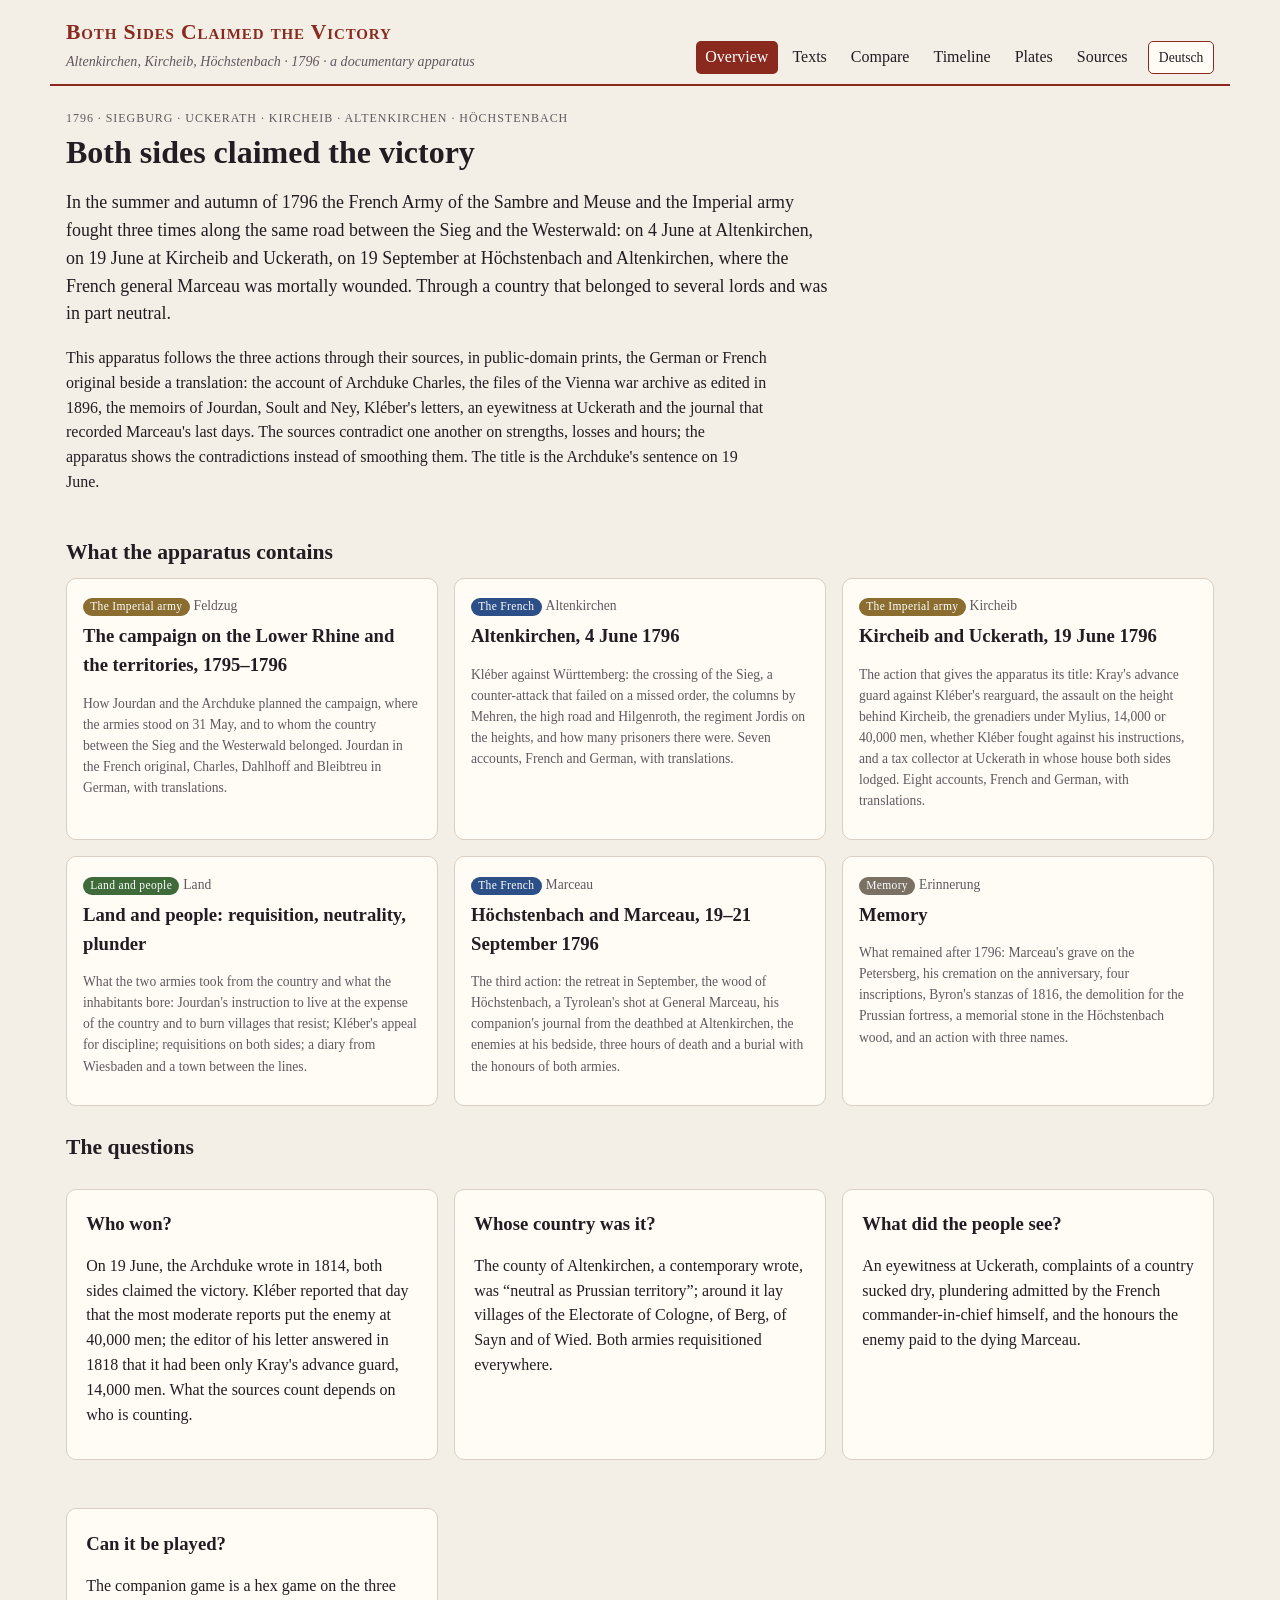
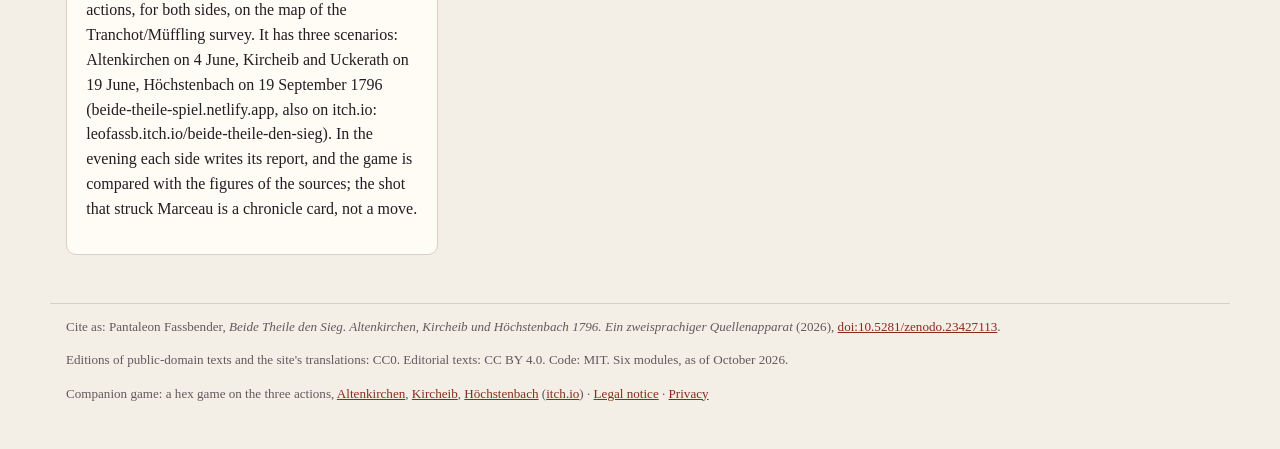
<file: index.html>
<!doctype html>
<html lang="de">
<head>
<meta charset="utf-8">
<meta name="viewport" content="width=device-width, initial-scale=1">
<title>Beide Theile den Sieg</title>
<meta name="description" content="Altenkirchen, Kircheib und Höchstenbach 1796 in ihren Quellen: Erzherzog Carl, die Akten des Kriegsarchivs, Jourdan, Kléber, Soult, Ney, Augenzeugen und das Journal von Marceaus Tod, in gemeinfreien Drucken, das Original neben einer Übersetzung. — Three actions of 1796 between the Sieg and the Westerwald in their sources, originals with German and English translations.">
<meta property="og:type" content="website">
<meta property="og:url" content="https://beide-theile-den-sieg.netlify.app/">
<meta property="og:title" content="Beide Theile den Sieg – Both Sides Claimed the Victory">
<meta property="og:description" content="Drei Gefechte an einer Straße, 1796. Three actions on one road, 1796: Altenkirchen, Kircheib, Höchstenbach, in their sources, German, French and English.">
<link rel="stylesheet" href="style.css">
<link rel="icon" href="data:image/svg+xml,%3Csvg xmlns='http://www.w3.org/2000/svg' viewBox='0 0 32 32'%3E%3Cpath d='M4 26 L28 6' stroke='%232b4f86' stroke-width='3'/%3E%3Cpath d='M4 6 L28 26' stroke='%238a6d2f' stroke-width='3'/%3E%3C/svg%3E">
</head>
<body>
<header class="top">
  <a class="brand" href="#/">
    <strong><span class="i-de">Beide Theile den Sieg</span><span class="i-en">Both Sides Claimed the Victory</span></strong>
    <em><span class="i-de">Altenkirchen, Kircheib, Höchstenbach · 1796 · ein Quellenapparat</span><span class="i-en">Altenkirchen, Kircheib, Höchstenbach · 1796 · a documentary apparatus</span></em>
  </a>
  <nav>
    <a href="#/" data-k="">Übersicht</a>
    <a href="#/texts" data-k="texts">Texte</a>
    <a href="#/compare" id="navCompare" data-k="compare" hidden>Vergleich</a>
    <a href="#/timeline" data-k="timeline">Zeitleiste</a>
    <a href="#/plates" id="navPlates" data-k="plates" hidden>Tafeln</a>
    <a href="#/sources" data-k="sources">Quellen</a>
    <button id="uiBtn" class="uibtn" type="button">English</button>
  </nav>
</header>
<main id="view" aria-live="polite"></main>
<footer>
  <p class="i-de">Zitieren als: Pantaleon Fassbender, <em>Beide Theile den Sieg. Altenkirchen, Kircheib und Höchstenbach 1796. Ein zweisprachiger Quellenapparat</em> (2026), <a href="https://doi.org/10.5281/zenodo.23427113">doi:10.5281/zenodo.23427113</a>.</p>
  <p class="i-en">Cite as: Pantaleon Fassbender, <em>Beide Theile den Sieg. Altenkirchen, Kircheib und Höchstenbach 1796. Ein zweisprachiger Quellenapparat</em> (2026), <a href="https://doi.org/10.5281/zenodo.23427113">doi:10.5281/zenodo.23427113</a>.</p>
  <p class="i-de">Editionen gemeinfreier Texte und die Übersetzungen der Site: CC0. Redaktionelle Texte: CC BY 4.0. Code: MIT. Sechs Module, Stand Oktober 2026.</p>
  <p class="i-en">Editions of public-domain texts and the site's translations: CC0. Editorial texts: CC BY 4.0. Code: MIT. Six modules, as of October 2026.</p>
  <p class="i-de">Begleitspiel: ein Hexspiel über die drei Gefechte, <a href="https://beide-theile-spiel.netlify.app/play.html?s=altenkirchen">Altenkirchen</a>, <a href="https://beide-theile-spiel.netlify.app/play.html?s=kircheib">Kircheib</a>, <a href="https://beide-theile-spiel.netlify.app/play.html?s=hoechstenbach">Höchstenbach</a> (<a href="https://leofassb.itch.io/beide-theile-den-sieg">itch.io</a>) · <a href="legal.html#notice">Impressum</a> · <a href="legal.html#privacy">Datenschutz</a></p>
  <p class="i-en">Companion game: a hex game on the three actions, <a href="https://beide-theile-spiel.netlify.app/play.html?s=altenkirchen">Altenkirchen</a>, <a href="https://beide-theile-spiel.netlify.app/play.html?s=kircheib">Kircheib</a>, <a href="https://beide-theile-spiel.netlify.app/play.html?s=hoechstenbach">Höchstenbach</a> (<a href="https://leofassb.itch.io/beide-theile-den-sieg">itch.io</a>) · <a href="legal.html#notice">Legal notice</a> · <a href="legal.html#privacy">Privacy</a></p>
</footer>
<script src="app.js"></script>
</body>
</html>
</file>
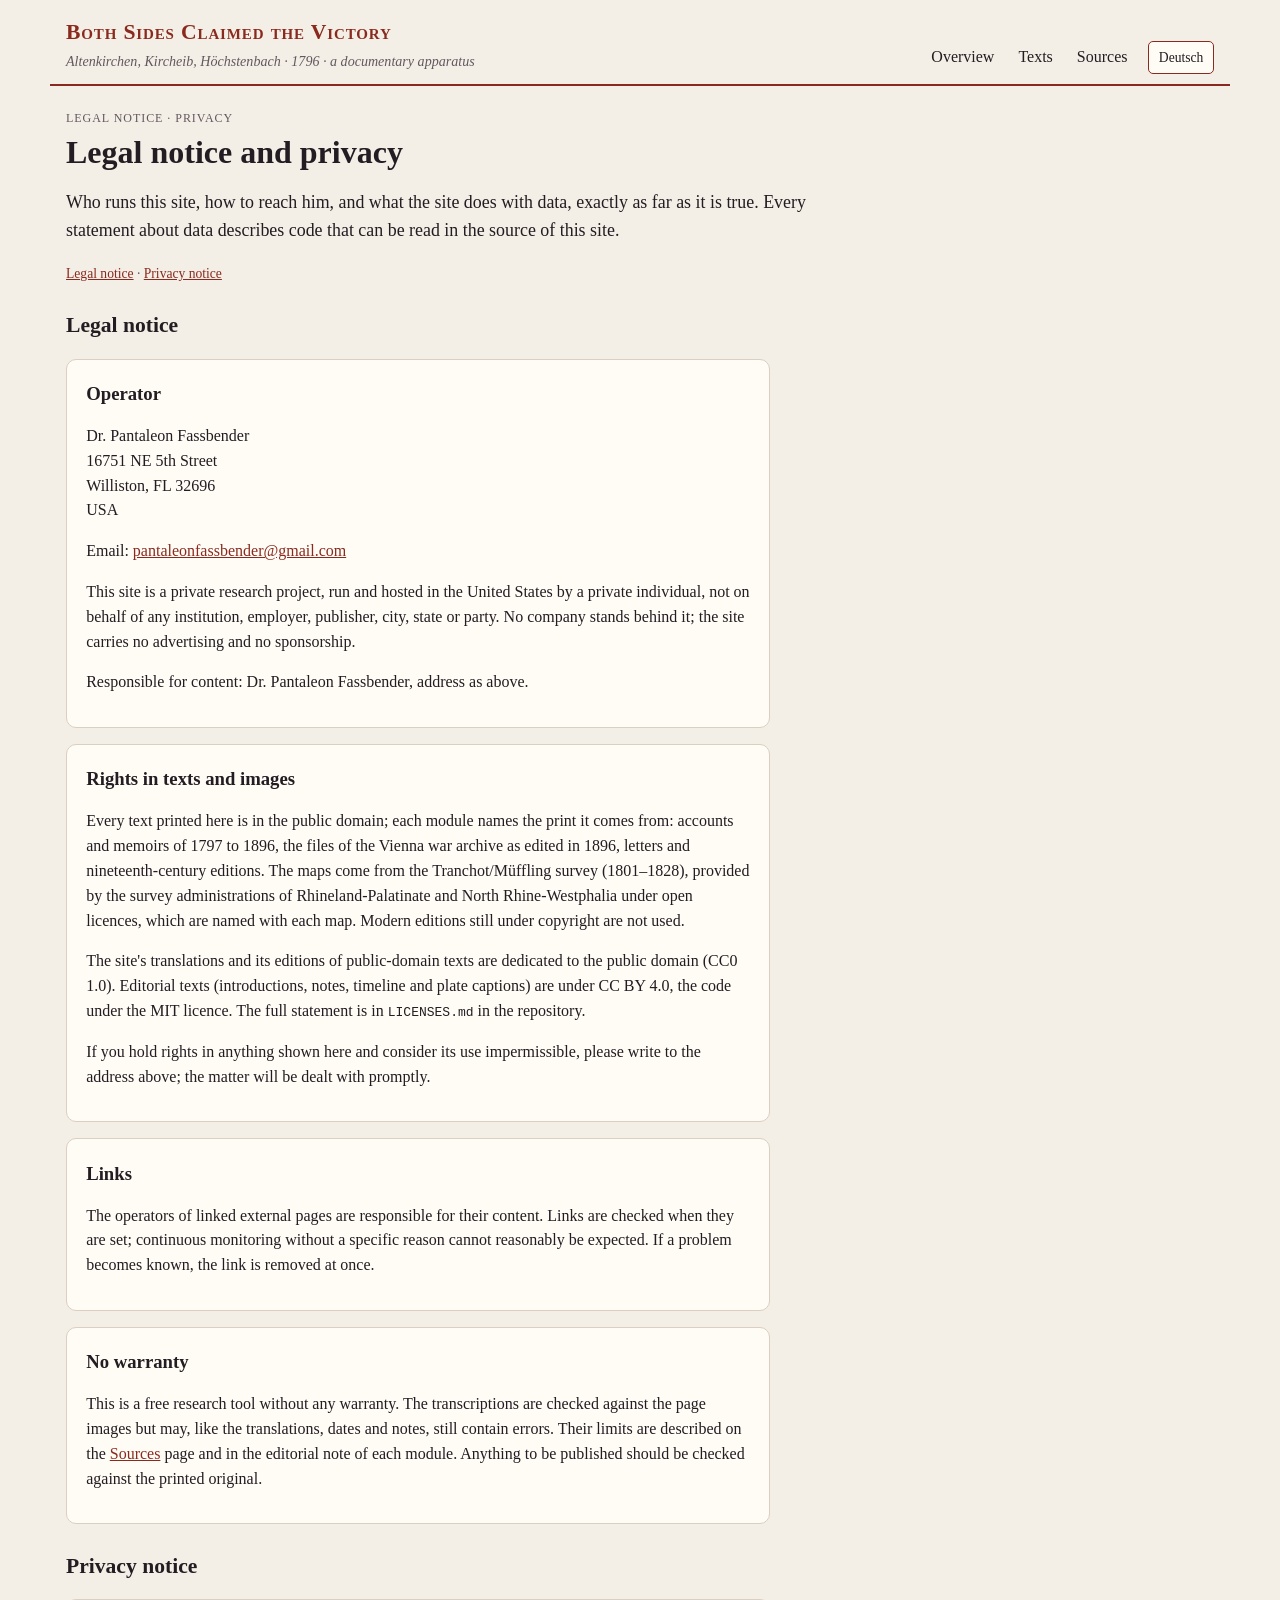
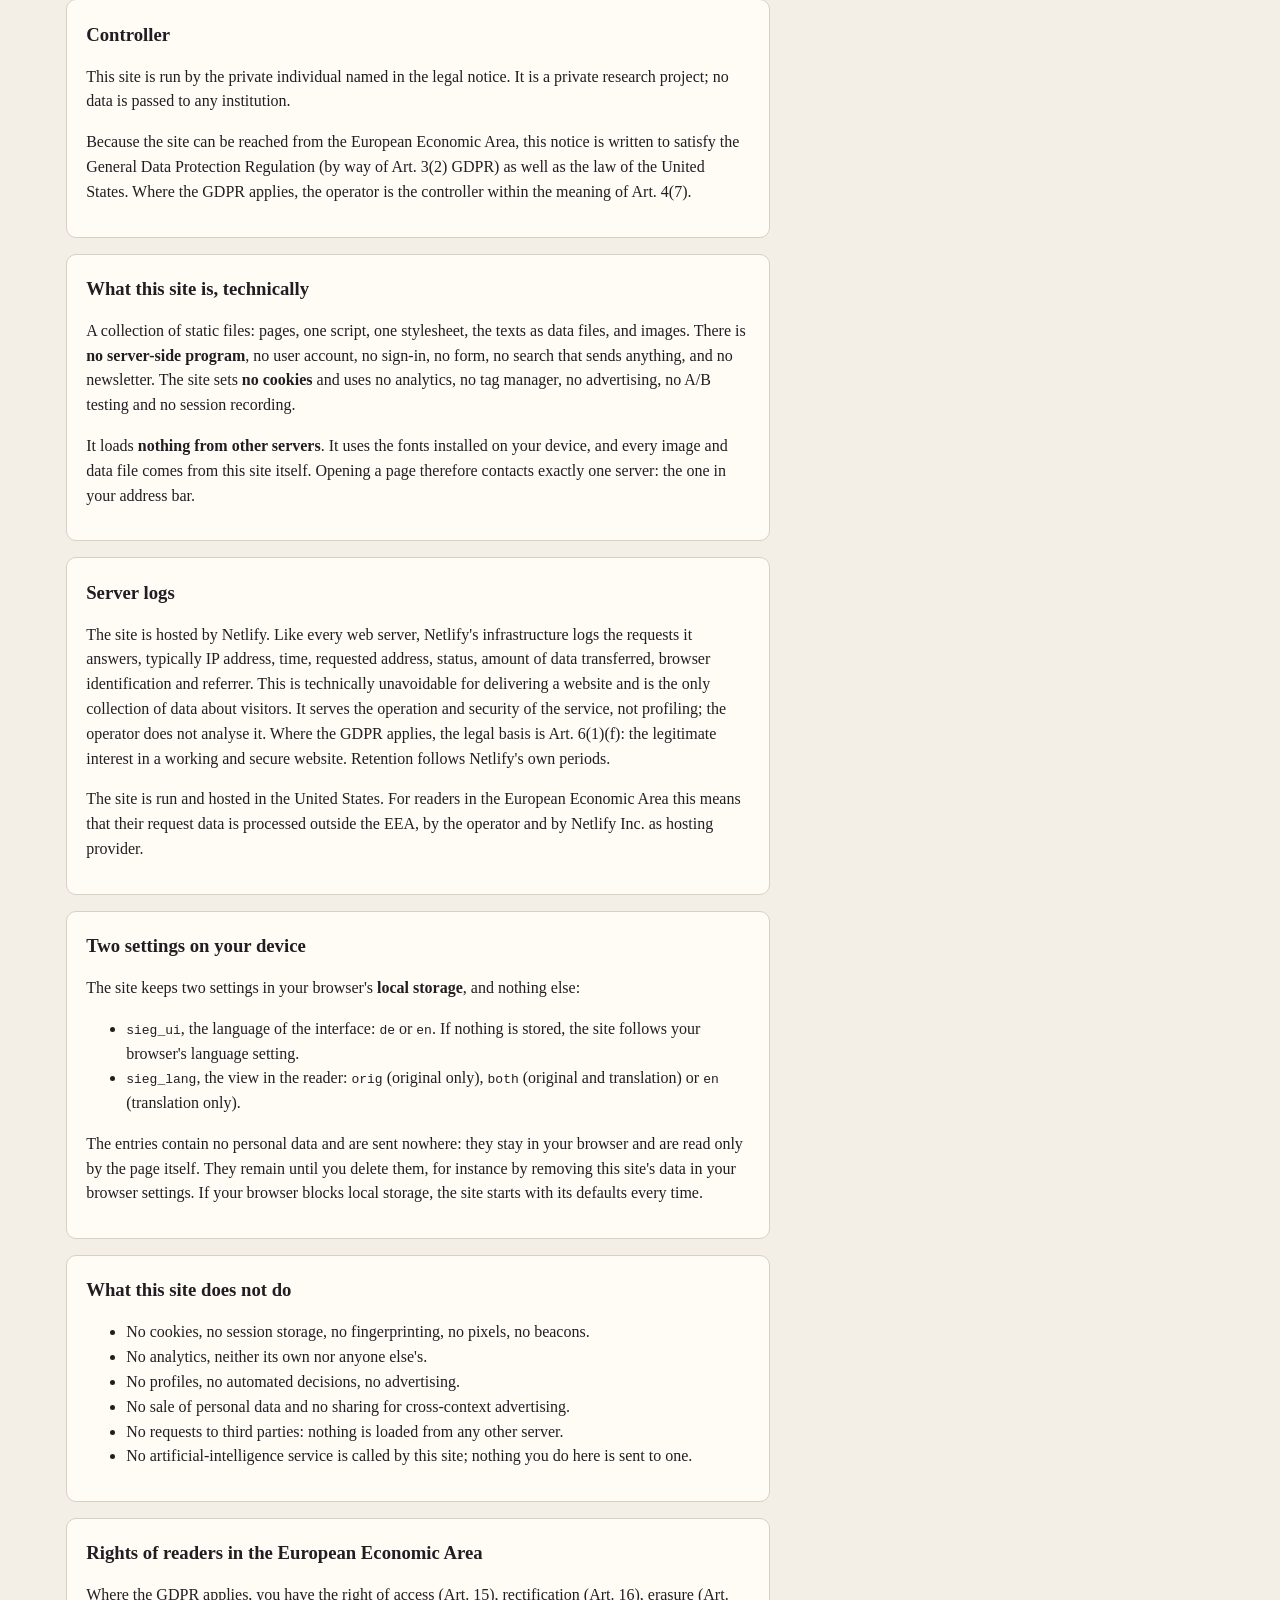
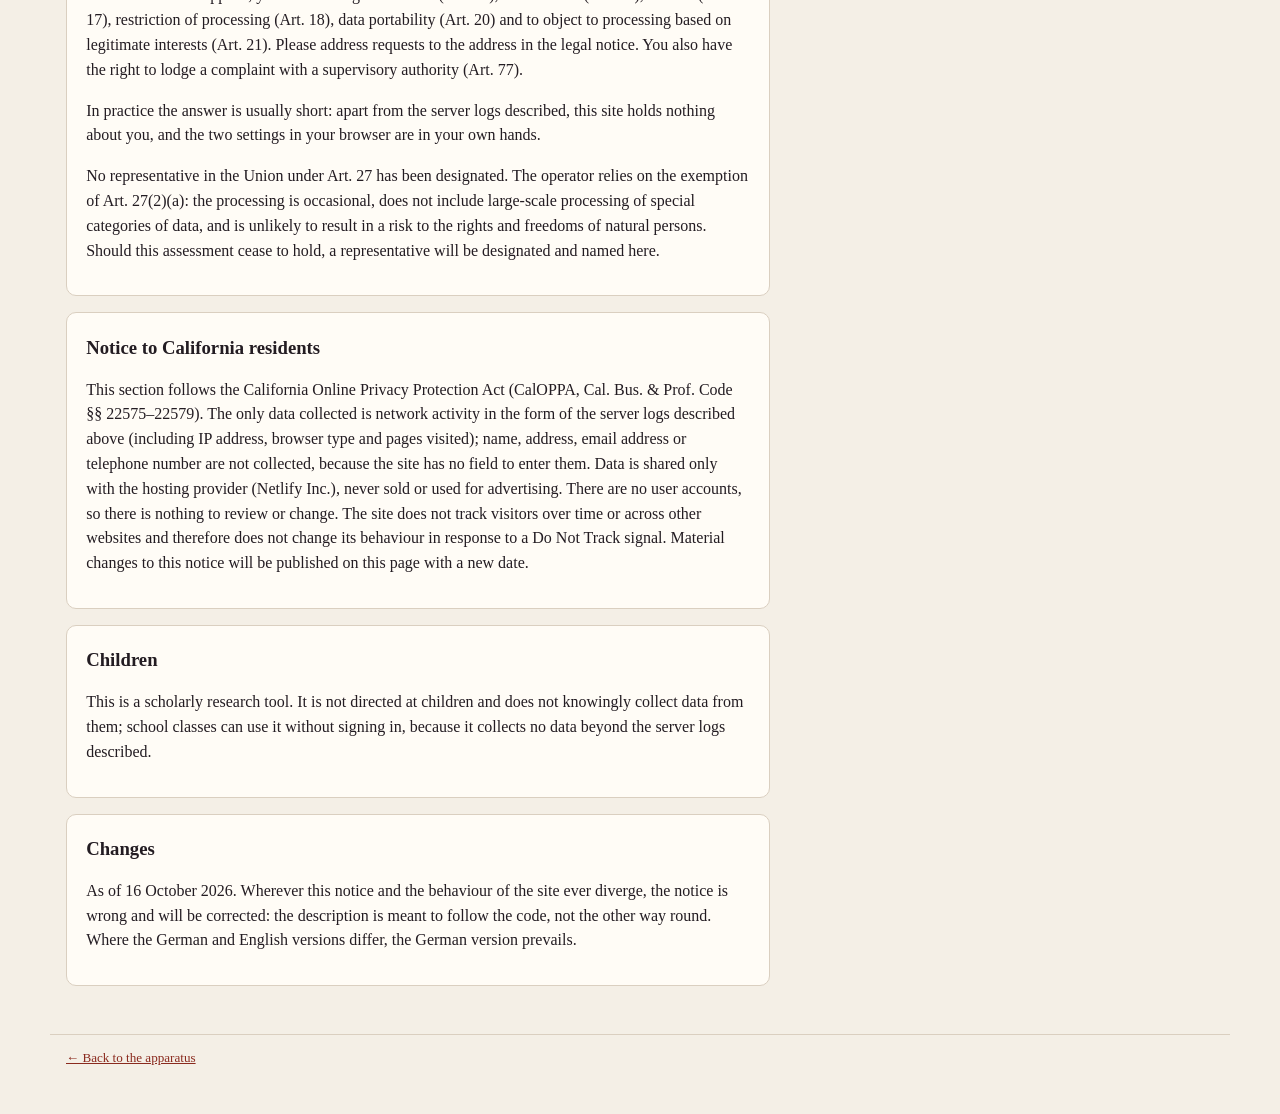
<file: legal.html>
<!doctype html>
<html lang="de">
<head>
<meta charset="utf-8">
<meta name="viewport" content="width=device-width, initial-scale=1">
<title>Impressum und Datenschutz · Legal notice and privacy · Beide Theile den Sieg</title>
<meta name="description" content="Wer diese Site betreibt und was sie mit Daten tut. Who runs this site and what it does with data.">
<link rel="stylesheet" href="style.css">
<script>
  (function () {
    var ui = null;
    try { ui = localStorage.getItem("sieg_ui"); } catch (e) { /* storage blocked */ }
    if (ui !== "de" && ui !== "en") ui = /^de\b/i.test(navigator.language || "") ? "de" : "en";
    document.documentElement.lang = ui;
  })();
</script>
</head>
<body>
<header class="top">
  <a class="brand" href="index.html#/">
    <strong><span class="i-de">Beide Theile den Sieg</span><span class="i-en">Both Sides Claimed the Victory</span></strong>
    <em><span class="i-de">Altenkirchen, Kircheib, Höchstenbach · 1796 · ein Quellenapparat</span><span class="i-en">Altenkirchen, Kircheib, Höchstenbach · 1796 · a documentary apparatus</span></em>
  </a>
  <nav>
    <a href="index.html#/"><span class="i-de">Übersicht</span><span class="i-en">Overview</span></a>
    <a href="index.html#/texts"><span class="i-de">Texte</span><span class="i-en">Texts</span></a>
    <a href="index.html#/sources"><span class="i-de">Quellen</span><span class="i-en">Sources</span></a>
    <button id="uiBtn" class="uibtn" type="button"><span class="i-de" lang="en">English</span><span class="i-en" lang="de">Deutsch</span></button>
  </nav>
</header>
<main>

<!-- ======================================================= Deutsch -->
<div class="i-de">
  <span class="tag">Impressum · Datenschutz</span>
  <h1>Impressum und Datenschutz</h1>
  <p class="lede">Wer diese Site betreibt, wie man ihn erreicht und was die Site mit Daten tut, so genau, wie es tatsächlich zutrifft. Jede Aussage über Daten beschreibt Code, den man im Quelltext dieser Site nachlesen kann.</p>
  <p class="fine"><a href="#notice">Impressum</a> · <a href="#privacy">Datenschutzerklärung</a></p>

  <h2 id="notice">Impressum</h2>

  <div class="panel readable"><h3>Betreiber</h3>
    <p>Dr. Pantaleon Fassbender<br>16751 NE 5th Street<br>Williston, FL 32696<br>USA</p>
    <p>E-Mail: <a href="mailto:pantaleonfassbender@gmail.com">pantaleonfassbender@gmail.com</a></p>
    <p>Diese Site ist ein privates Forschungsprojekt, betrieben und gehostet in den Vereinigten Staaten von einer Privatperson, nicht im Auftrag einer Institution, eines Arbeitgebers, Verlags, einer Stadt, eines Landes oder einer Partei. Kein Unternehmen steht dahinter; die Site enthält weder Werbung noch Sponsoring.</p>
    <p>Inhaltlich verantwortlich: Dr. Pantaleon Fassbender, Anschrift wie oben.</p>
  </div>

  <div class="panel readable"><h3>Rechte an Texten und Bildern</h3>
    <p>Alle hier abgedruckten Texte sind gemeinfrei; jedes Modul nennt den Druck, aus dem es stammt: Darstellungen und Erinnerungen der Jahre 1797 bis 1896, die Akten des Wiener Kriegsarchivs in der Bearbeitung von 1896, Briefe und Ausgaben des 19. Jahrhunderts. Die Karten stammen aus der Landesaufnahme Tranchot/Müffling (1801–1828), bereitgestellt von den Vermessungsverwaltungen Rheinland-Pfalz und Nordrhein-Westfalen unter offenen Lizenzen, die auf der Seite der jeweiligen Karte genannt sind. Moderne Editionen, die noch geschützt sind, werden nicht benutzt.</p>
    <p>Die Übersetzungen der Site und ihre Editionen der gemeinfreien Texte sind gemeinfrei gestellt (CC0 1.0). Redaktionelle Texte (Einführungen, Anmerkungen, Zeitleiste und Tafelbeschriftungen) stehen unter CC BY 4.0, der Code unter der MIT-Lizenz. Die vollständige Angabe steht in <code>LICENSES.md</code> im Repository.</p>
    <p>Wer Rechte an etwas hier Gezeigtem hält und dessen Verwendung für unzulässig hält, schreibe an die obige Adresse; das Anliegen wird umgehend bearbeitet.</p>
  </div>

  <div class="panel readable"><h3>Haftung für Links</h3>
    <p>Für die Inhalte verlinkter externer Seiten sind deren Betreiber verantwortlich. Links werden beim Setzen geprüft; eine fortlaufende Kontrolle ohne konkreten Anlass ist nicht zumutbar. Wird ein Problem bekannt, wird der Link umgehend entfernt.</p>
  </div>

  <div class="panel readable"><h3>Keine Gewähr</h3>
    <p>Dies ist ein kostenloses Forschungsinstrument ohne jede Gewähr. Die Transkriptionen sind am Seitenbild geprüft, können aber, wie die Übersetzungen, Daten und Anmerkungen, dennoch Fehler enthalten. Die Grenzen nennen die Seite <a href="index.html#/sources">Quellen</a> und die Editionsnotiz jedes Moduls. Was veröffentlicht werden soll, bitte am gedruckten Original prüfen.</p>
  </div>

  <h2 id="privacy">Datenschutzerklärung</h2>

  <div class="panel readable"><h3>Verantwortlicher</h3>
    <p>Diese Site wird von der im Impressum genannten Privatperson betrieben. Sie ist ein privates Forschungsprojekt; Daten werden an keine Institution weitergegeben.</p>
    <p>Weil die Site aus dem Europäischen Wirtschaftsraum erreichbar ist, ist diese Erklärung so gefasst, dass sie der Datenschutz-Grundverordnung (über Art. 3 Abs. 2 DSGVO) ebenso genügt wie dem Recht der Vereinigten Staaten. Soweit die DSGVO gilt, ist der Betreiber Verantwortlicher im Sinne von Art. 4 Nr. 7.</p>
  </div>

  <div class="panel readable"><h3>Was diese Site technisch ist</h3>
    <p>Eine Sammlung statischer Dateien: Seiten, ein Skript, ein Stylesheet, die Texte als Datendateien und Bilder. Es gibt <strong>kein serverseitiges Programm</strong>, kein Benutzerkonto, keine Anmeldung, kein Formular, keine Suche, die etwas versendet, und keinen Newsletter. Die Site setzt <strong>keine Cookies</strong> und nutzt keine Reichweitenmessung, keinen Tag-Manager, keine Werbung, keine A/B-Tests und keine Sitzungsaufzeichnung.</p>
    <p>Sie lädt <strong>nichts von fremden Servern</strong>. Es werden die auf Ihrem Gerät installierten Schriften verwendet, und jedes Bild und jede Datendatei kommt von dieser Site selbst. Beim Aufruf einer Seite wird also genau ein Server kontaktiert: der in Ihrer Adresszeile.</p>
  </div>

  <div class="panel readable"><h3>Server-Protokolle</h3>
    <p>Die Site wird bei Netlify gehostet. Wie jeder Webserver protokolliert die Infrastruktur von Netlify die Anfragen, die sie beantwortet, typischerweise IP-Adresse, Zeitpunkt, angefragte Adresse, Status, übertragene Datenmenge sowie Browserkennung und Referrer. Das ist für die Auslieferung einer Website technisch unvermeidlich und die einzige Erhebung von Daten über Besucher. Sie dient dem Betrieb und der Sicherheit des Dienstes, nicht der Profilbildung; der Betreiber wertet sie nicht aus. Soweit die DSGVO gilt, ist die Rechtsgrundlage Art. 6 Abs. 1 lit. f: das berechtigte Interesse an einer funktionsfähigen und sicheren Website. Die Speicherdauer richtet sich nach Netlifys eigenen Fristen.</p>
    <p>Die Site wird in den Vereinigten Staaten betrieben und gehostet. Für Leser im Europäischen Wirtschaftsraum bedeutet das, dass ihre Anfragedaten außerhalb des EWR verarbeitet werden, durch den Betreiber und durch Netlify Inc. als Hosting-Anbieter.</p>
  </div>

  <div class="panel readable"><h3>Zwei Einstellungen auf Ihrem Gerät</h3>
    <p>Die Site merkt sich im <strong>lokalen Speicher</strong> Ihres Browsers zwei Einstellungen, sonst nichts:</p>
    <ul>
      <li><code>sieg_ui</code>, die Sprache der Oberfläche: <code>de</code> oder <code>en</code>. Ist nichts gespeichert, richtet sich die Site nach der Spracheinstellung Ihres Browsers.</li>
      <li><code>sieg_lang</code>, die Ansicht im Leser: <code>orig</code> (nur das Original), <code>both</code> (Original und Übersetzung) oder <code>en</code> (nur die Übersetzung).</li>
    </ul>
    <p>Die Einträge enthalten keine personenbezogenen Daten und werden nirgendwohin gesendet: Sie bleiben in Ihrem Browser und werden nur von der Seite selbst gelesen. Sie bleiben bestehen, bis Sie sie löschen, etwa indem Sie in den Browsereinstellungen die Daten dieser Site entfernen. Blockiert Ihr Browser den lokalen Speicher, beginnt die Site jedes Mal mit den Voreinstellungen.</p>
  </div>

  <div class="panel readable"><h3>Was diese Site nicht tut</h3>
    <ul>
      <li>Keine Cookies, kein Session Storage, kein Fingerprinting, keine Pixel, keine Beacons.</li>
      <li>Keine Reichweitenmessung, weder eigene noch fremde.</li>
      <li>Keine Profile, keine automatisierten Entscheidungen, keine Werbung.</li>
      <li>Kein Verkauf personenbezogener Daten und keine Weitergabe für kontextübergreifende Werbung.</li>
      <li>Keine Anfragen an Dritte: von keinem anderen Server wird etwas geladen.</li>
      <li>Kein Dienst der künstlichen Intelligenz wird von dieser Site aufgerufen; nichts, was Sie hier tun, wird an einen solchen gesendet.</li>
    </ul>
  </div>

  <div class="panel readable"><h3>Rechte von Lesern im Europäischen Wirtschaftsraum</h3>
    <p>Soweit die DSGVO gilt, haben Sie das Recht auf Auskunft (Art. 15), Berichtigung (Art. 16), Löschung (Art. 17), Einschränkung der Verarbeitung (Art. 18), Datenübertragbarkeit (Art. 20) und Widerspruch gegen eine Verarbeitung aufgrund berechtigter Interessen (Art. 21). Anfragen richten Sie an die Adresse im Impressum. Sie haben außerdem das Recht auf Beschwerde bei einer Aufsichtsbehörde (Art. 77).</p>
    <p>In der Praxis ist die Antwort meist kurz: Außer den beschriebenen Server-Protokollen hält diese Site nichts über Sie, und die zwei Einstellungen in Ihrem Browser liegen in Ihrer eigenen Hand.</p>
    <p>Ein Vertreter in der Union nach Art. 27 ist nicht benannt. Der Betreiber stützt sich auf die Ausnahme des Art. 27 Abs. 2 lit. a: Die Verarbeitung erfolgt nur gelegentlich, umfasst keine umfangreiche Verarbeitung besonderer Kategorien von Daten und führt voraussichtlich nicht zu einem Risiko für die Rechte und Freiheiten natürlicher Personen. Sollte diese Einschätzung nicht mehr zutreffen, wird ein Vertreter benannt und hier genannt.</p>
  </div>

  <div class="panel readable"><h3>Hinweis für Einwohner Kaliforniens</h3>
    <p>Dieser Abschnitt folgt dem California Online Privacy Protection Act (CalOPPA, Cal. Bus. &amp; Prof. Code §§ 22575–22579). Erhoben werden nur Daten über Netzwerkaktivität in Form der oben beschriebenen Server-Protokolle (einschließlich IP-Adresse, Browsertyp und aufgerufener Seiten); Name, Anschrift, E-Mail-Adresse oder Telefonnummer werden nicht erhoben, weil die Site kein Feld zu ihrer Eingabe hat. Weitergegeben werden Daten nur an den Hosting-Anbieter (Netlify Inc.), nie verkauft oder für Werbung genutzt. Es gibt keine Benutzerkonten, also nichts zu prüfen oder zu ändern. Die Site verfolgt Besucher weder über die Zeit noch über andere Websites hinweg und ändert ihr Verhalten daher bei einem Do-Not-Track-Signal nicht. Wesentliche Änderungen dieser Erklärung werden auf dieser Seite mit neuem Datum veröffentlicht.</p>
  </div>

  <div class="panel readable"><h3>Kinder</h3>
    <p>Dies ist ein wissenschaftliches Forschungsinstrument. Es richtet sich nicht gezielt an Kinder und erhebt wissentlich keine Daten von ihnen; Schulklassen können es ohne Anmeldung nutzen, weil es gar keine Daten erhebt außer den beschriebenen Server-Protokollen.</p>
  </div>

  <div class="panel readable"><h3>Änderungen</h3>
    <p>Stand: 16. Oktober 2026. Wo diese Erklärung und das Verhalten der Site je auseinanderfallen, ist die Erklärung falsch und wird berichtigt: Die Beschreibung soll dem Code folgen, nicht umgekehrt. Bei Abweichungen zwischen der deutschen und der englischen Fassung gilt die deutsche.</p>
  </div>
</div>

<!-- ======================================================= English -->
<div class="i-en">
  <span class="tag">Legal notice · Privacy</span>
  <h1>Legal notice and privacy</h1>
  <p class="lede">Who runs this site, how to reach him, and what the site does with data, exactly as far as it is true. Every statement about data describes code that can be read in the source of this site.</p>
  <p class="fine"><a href="#notice-en">Legal notice</a> · <a href="#privacy-en">Privacy notice</a></p>

  <h2 id="notice-en">Legal notice</h2>

  <div class="panel readable"><h3>Operator</h3>
    <p>Dr. Pantaleon Fassbender<br>16751 NE 5th Street<br>Williston, FL 32696<br>USA</p>
    <p>Email: <a href="mailto:pantaleonfassbender@gmail.com">pantaleonfassbender@gmail.com</a></p>
    <p>This site is a private research project, run and hosted in the United States by a private individual, not on behalf of any institution, employer, publisher, city, state or party. No company stands behind it; the site carries no advertising and no sponsorship.</p>
    <p>Responsible for content: Dr. Pantaleon Fassbender, address as above.</p>
  </div>

  <div class="panel readable"><h3>Rights in texts and images</h3>
    <p>Every text printed here is in the public domain; each module names the print it comes from: accounts and memoirs of 1797 to 1896, the files of the Vienna war archive as edited in 1896, letters and nineteenth-century editions. The maps come from the Tranchot/Müffling survey (1801–1828), provided by the survey administrations of Rhineland-Palatinate and North Rhine-Westphalia under open licences, which are named with each map. Modern editions still under copyright are not used.</p>
    <p>The site's translations and its editions of public-domain texts are dedicated to the public domain (CC0 1.0). Editorial texts (introductions, notes, timeline and plate captions) are under CC BY 4.0, the code under the MIT licence. The full statement is in <code>LICENSES.md</code> in the repository.</p>
    <p>If you hold rights in anything shown here and consider its use impermissible, please write to the address above; the matter will be dealt with promptly.</p>
  </div>

  <div class="panel readable"><h3>Links</h3>
    <p>The operators of linked external pages are responsible for their content. Links are checked when they are set; continuous monitoring without a specific reason cannot reasonably be expected. If a problem becomes known, the link is removed at once.</p>
  </div>

  <div class="panel readable"><h3>No warranty</h3>
    <p>This is a free research tool without any warranty. The transcriptions are checked against the page images but may, like the translations, dates and notes, still contain errors. Their limits are described on the <a href="index.html#/sources">Sources</a> page and in the editorial note of each module. Anything to be published should be checked against the printed original.</p>
  </div>

  <h2 id="privacy-en">Privacy notice</h2>

  <div class="panel readable"><h3>Controller</h3>
    <p>This site is run by the private individual named in the legal notice. It is a private research project; no data is passed to any institution.</p>
    <p>Because the site can be reached from the European Economic Area, this notice is written to satisfy the General Data Protection Regulation (by way of Art. 3(2) GDPR) as well as the law of the United States. Where the GDPR applies, the operator is the controller within the meaning of Art. 4(7).</p>
  </div>

  <div class="panel readable"><h3>What this site is, technically</h3>
    <p>A collection of static files: pages, one script, one stylesheet, the texts as data files, and images. There is <strong>no server-side program</strong>, no user account, no sign-in, no form, no search that sends anything, and no newsletter. The site sets <strong>no cookies</strong> and uses no analytics, no tag manager, no advertising, no A/B testing and no session recording.</p>
    <p>It loads <strong>nothing from other servers</strong>. It uses the fonts installed on your device, and every image and data file comes from this site itself. Opening a page therefore contacts exactly one server: the one in your address bar.</p>
  </div>

  <div class="panel readable"><h3>Server logs</h3>
    <p>The site is hosted by Netlify. Like every web server, Netlify's infrastructure logs the requests it answers, typically IP address, time, requested address, status, amount of data transferred, browser identification and referrer. This is technically unavoidable for delivering a website and is the only collection of data about visitors. It serves the operation and security of the service, not profiling; the operator does not analyse it. Where the GDPR applies, the legal basis is Art. 6(1)(f): the legitimate interest in a working and secure website. Retention follows Netlify's own periods.</p>
    <p>The site is run and hosted in the United States. For readers in the European Economic Area this means that their request data is processed outside the EEA, by the operator and by Netlify Inc. as hosting provider.</p>
  </div>

  <div class="panel readable"><h3>Two settings on your device</h3>
    <p>The site keeps two settings in your browser's <strong>local storage</strong>, and nothing else:</p>
    <ul>
      <li><code>sieg_ui</code>, the language of the interface: <code>de</code> or <code>en</code>. If nothing is stored, the site follows your browser's language setting.</li>
      <li><code>sieg_lang</code>, the view in the reader: <code>orig</code> (original only), <code>both</code> (original and translation) or <code>en</code> (translation only).</li>
    </ul>
    <p>The entries contain no personal data and are sent nowhere: they stay in your browser and are read only by the page itself. They remain until you delete them, for instance by removing this site's data in your browser settings. If your browser blocks local storage, the site starts with its defaults every time.</p>
  </div>

  <div class="panel readable"><h3>What this site does not do</h3>
    <ul>
      <li>No cookies, no session storage, no fingerprinting, no pixels, no beacons.</li>
      <li>No analytics, neither its own nor anyone else's.</li>
      <li>No profiles, no automated decisions, no advertising.</li>
      <li>No sale of personal data and no sharing for cross-context advertising.</li>
      <li>No requests to third parties: nothing is loaded from any other server.</li>
      <li>No artificial-intelligence service is called by this site; nothing you do here is sent to one.</li>
    </ul>
  </div>

  <div class="panel readable"><h3>Rights of readers in the European Economic Area</h3>
    <p>Where the GDPR applies, you have the right of access (Art. 15), rectification (Art. 16), erasure (Art. 17), restriction of processing (Art. 18), data portability (Art. 20) and to object to processing based on legitimate interests (Art. 21). Please address requests to the address in the legal notice. You also have the right to lodge a complaint with a supervisory authority (Art. 77).</p>
    <p>In practice the answer is usually short: apart from the server logs described, this site holds nothing about you, and the two settings in your browser are in your own hands.</p>
    <p>No representative in the Union under Art. 27 has been designated. The operator relies on the exemption of Art. 27(2)(a): the processing is occasional, does not include large-scale processing of special categories of data, and is unlikely to result in a risk to the rights and freedoms of natural persons. Should this assessment cease to hold, a representative will be designated and named here.</p>
  </div>

  <div class="panel readable"><h3>Notice to California residents</h3>
    <p>This section follows the California Online Privacy Protection Act (CalOPPA, Cal. Bus. &amp; Prof. Code §§ 22575–22579). The only data collected is network activity in the form of the server logs described above (including IP address, browser type and pages visited); name, address, email address or telephone number are not collected, because the site has no field to enter them. Data is shared only with the hosting provider (Netlify Inc.), never sold or used for advertising. There are no user accounts, so there is nothing to review or change. The site does not track visitors over time or across other websites and therefore does not change its behaviour in response to a Do Not Track signal. Material changes to this notice will be published on this page with a new date.</p>
  </div>

  <div class="panel readable"><h3>Children</h3>
    <p>This is a scholarly research tool. It is not directed at children and does not knowingly collect data from them; school classes can use it without signing in, because it collects no data beyond the server logs described.</p>
  </div>

  <div class="panel readable"><h3>Changes</h3>
    <p>As of 16 October 2026. Wherever this notice and the behaviour of the site ever diverge, the notice is wrong and will be corrected: the description is meant to follow the code, not the other way round. Where the German and English versions differ, the German version prevails.</p>
  </div>
</div>
</main>
<footer>
  <p><a href="index.html#/"><span class="i-de">← Zurück zum Apparat</span><span class="i-en">← Back to the apparatus</span></a></p>
</footer>
<script>
  document.getElementById("uiBtn").onclick = function () {
    var ui = document.documentElement.lang === "de" ? "en" : "de";
    try { localStorage.setItem("sieg_ui", ui); } catch (e) { /* storage blocked */ }
    document.documentElement.lang = ui;
    var h = location.hash.replace(/-en$/, "");
    if (h) { var el = document.getElementById(ui === "en" ? h.slice(1) + "-en" : h.slice(1)); if (el) el.scrollIntoView(); }
  };
  (function () {
    // #notice / #privacy land on the visible language's heading
    if (document.documentElement.lang === "en" && location.hash) {
      var el = document.getElementById(location.hash.slice(1) + "-en");
      if (el) el.scrollIntoView();
    }
  })();
</script>
</body>
</html>
</file>
<file: style.css>
:root{
  --paper:#f4efe6; --panel:#fffcf6; --ink:#231c22; --ink2:#62585f; --line:#dacfc0;
  --red:#8a2a1e; --gold:#8a6d2f; --tree:#3f6b3a;
  --frz:#2b4f86; --kais:#8a6d2f; --land:#3f6b3a; --zeugen:#6b4f7a; --rezeption:#7a7064;
  --serif:"Iowan Old Style","Palatino Linotype",Palatino,"Book Antiqua",Georgia,serif;
}
*{box-sizing:border-box}
body{margin:0; background:var(--paper); color:var(--ink); font-family:var(--serif); line-height:1.55}
a{color:var(--red)}
.top{display:flex; justify-content:space-between; align-items:flex-end; flex-wrap:wrap; gap:.6rem 1.5rem;
  max-width:1180px; margin:0 auto; padding:1rem 16px .6rem; border-bottom:2px solid var(--red)}
.brand{text-decoration:none; color:inherit}
.brand strong{display:block; font-size:1.35rem; color:var(--red); font-variant:small-caps; letter-spacing:.04em}
.brand em{font-size:.88rem; color:var(--ink2)}
.top nav{display:flex; gap:.3rem; flex-wrap:wrap}
.top nav a{text-decoration:none; color:var(--ink); padding:.25rem .6rem; border-radius:5px}
.top nav a.on{background:var(--red); color:#fff}
main{max-width:1180px; margin:0 auto; padding:1.2rem 16px 2rem}
footer{max-width:1180px; margin:0 auto; padding:0 16px 2rem; font-size:.82rem; color:var(--ink2); border-top:1px solid var(--line)}
h1{font-size:2rem; margin:.2rem 0 .6rem; line-height:1.2}
h2{font-size:1.35rem; margin:1.6rem 0 .5rem}
h3{margin:.2rem 0 .3rem}
.lede{font-size:1.12rem; max-width:48rem}
.fine{font-size:.85rem; color:var(--ink2)}
.tag{font-size:.75rem; letter-spacing:.08em; text-transform:uppercase; color:var(--ink2)}
.panel{background:var(--panel); border:1px solid var(--line); border-radius:10px; padding:1rem 1.2rem; margin:1rem 0}
.readable{max-width:44rem}
.grid{display:grid; gap:1rem}
.g2{grid-template-columns:repeat(auto-fill,minmax(300px,1fr))}
.g4{grid-template-columns:repeat(auto-fill,minmax(210px,1fr))}
.card{background:var(--panel); border:1px solid var(--line); border-radius:10px; padding:.9rem 1rem; text-decoration:none; color:inherit; display:block}
a.card:hover{border-color:var(--red)}
.card.planned{opacity:.72; border-style:dashed}
.side{display:inline-block; font-size:.72rem; padding:0 .45rem; border-radius:99px; color:#fff; letter-spacing:.03em}
.side.frz{background:var(--frz)} .side.kais{background:var(--kais)} .side.land{background:var(--land)}
.side.zeugen{background:var(--zeugen)} .side.rezeption{background:var(--rezeption)}
/* language: static blocks carry both, the page shows one */
html[lang=de] .i-en, html[lang=en] .i-de{display:none}
.uibtn{font:inherit; font-size:.85rem; background:var(--panel); color:var(--ink); border:1px solid var(--red); border-radius:5px; padding:.2rem .6rem; cursor:pointer; margin-left:.4rem}
.uibtn:hover{background:var(--red); color:#fff}
.hero{display:grid; grid-template-columns:minmax(0,1.5fr) minmax(0,1fr); gap:1.5rem; align-items:start}
.hero.one{grid-template-columns:1fr}
.hero img{width:100%; border-radius:8px; border:1px solid var(--line)}
figure{margin:0}
figcaption{font-size:.85rem; color:var(--ink2); margin-top:.4rem}
.quote{border-left:3px solid var(--red); padding:.2rem 0 .2rem 1rem; margin:1rem 0; font-style:italic}
/* reader */
.toc{display:flex; flex-wrap:wrap; gap:.4rem; margin:.6rem 0 1rem}
.toc a{border:1px solid var(--line); border-radius:6px; padding:.2rem .6rem; text-decoration:none; color:var(--ink); background:var(--panel); font-size:.9rem}
.toc a.on{border-color:var(--red); background:var(--red); color:#fff}
.langbar{display:flex; gap:.3rem; margin:.4rem 0 1rem}
.langbar button{font:inherit; font-size:.85rem; background:var(--panel); border:1px solid var(--line); border-radius:6px; padding:.2rem .7rem; cursor:pointer}
.langbar button.on{background:var(--ink); color:var(--paper); border-color:var(--ink)}
.unit{display:grid; grid-template-columns:4.6rem minmax(0,1fr); gap:.3rem .8rem; padding:.55rem 0; border-bottom:1px dotted var(--line)}
.unit .num{font-size:.78rem; color:var(--ink2); text-align:right; padding-top:.2rem}
.unit .num a{color:inherit; text-decoration:none}
.unit .pg{display:block; font-size:.7rem; line-height:1.25; margin-top:.3rem; color:var(--ink2); opacity:.85}
.unit.hl{background:#f3e0d8}
.unit .cols{display:grid; grid-template-columns:1fr 1fr; gap:1.2rem}
.unit .cols.one{grid-template-columns:1fr}
.unit .orig{color:var(--ink2)}
.unit.label .text{font-variant:small-caps; letter-spacing:.03em; font-weight:600; color:var(--red)}
.unit h4{margin:0 0 .3rem; font-size:.95rem; color:var(--red)}
.unit .text,.unit .orig{white-space:pre-line}
.note{grid-column:2; font-size:.84rem; color:var(--ink2); border-left:2px solid var(--gold); padding-left:.6rem}
.hinweis{font-size:.9rem}
/* timeline */
.tl{position:relative; margin:1rem 0 0 .6rem; padding-left:1.4rem; border-left:2px solid var(--line)}
.st{position:relative; margin:0 0 1.2rem; display:grid; grid-template-columns:minmax(0,1fr) 140px; gap:1rem; align-items:start}
.st::before{content:""; position:absolute; left:-1.95rem; top:.35rem; width:12px; height:12px; border-radius:50%; background:var(--c,var(--ink)); border:2px solid var(--paper)}
.st .d{font-size:.82rem; color:var(--ink2)}
.st img{width:140px; border-radius:6px; border:1px solid var(--line)}
.st p{margin:.2rem 0}
.legend{display:flex; flex-wrap:wrap; gap:.4rem}
/* plates */
.plate img{width:100%; border-radius:6px; border:1px solid var(--line); background:#fff}
.lightbox{position:fixed; inset:0; background:rgba(20,16,12,.85); display:flex; align-items:center; justify-content:center; padding:16px; z-index:10}
.lightbox img{max-width:100%; max-height:86vh; border-radius:6px}
.lightbox .cap{color:#f5efe2; max-width:44rem; font-size:.9rem; margin-top:.6rem}
.lightbox figure{text-align:center}
/* compare */
.cmp{display:grid; gap:1rem; margin-top:1rem}
.cmp.n2{grid-template-columns:1fr 1fr}
.cmp.n3{grid-template-columns:repeat(3,minmax(0,1fr))}
.cmp.n4{grid-template-columns:1fr 1fr}
.voice{background:var(--panel); border:1px solid var(--line); border-radius:10px; padding:.8rem 1rem}
.vhead{border-bottom:1px solid var(--line); padding-bottom:.5rem; margin-bottom:.5rem}
.vunit{margin:.7rem 0}
.vunit .text{white-space:pre-line}
@media (max-width:760px){
  .cmp.n2,.cmp.n3,.cmp.n4{grid-template-columns:1fr}
  .hero{grid-template-columns:1fr}
  .unit .cols{grid-template-columns:1fr}
  .st{grid-template-columns:1fr}
  .st img{width:110px}
  h1{font-size:1.6rem}
}
@media (prefers-color-scheme: dark){
  :root:not([data-theme="light"]){--paper:#1c171b; --panel:#262026; --ink:#ece4ea; --ink2:#b3a8b0; --line:#43383f; --red:#d9a77c}
  :root:not([data-theme="light"]) .unit.hl{background:#3a2a35}
  :root:not([data-theme="light"]) .top nav a.on, :root:not([data-theme="light"]) .toc a.on{color:#1c171b}
}
</file>
